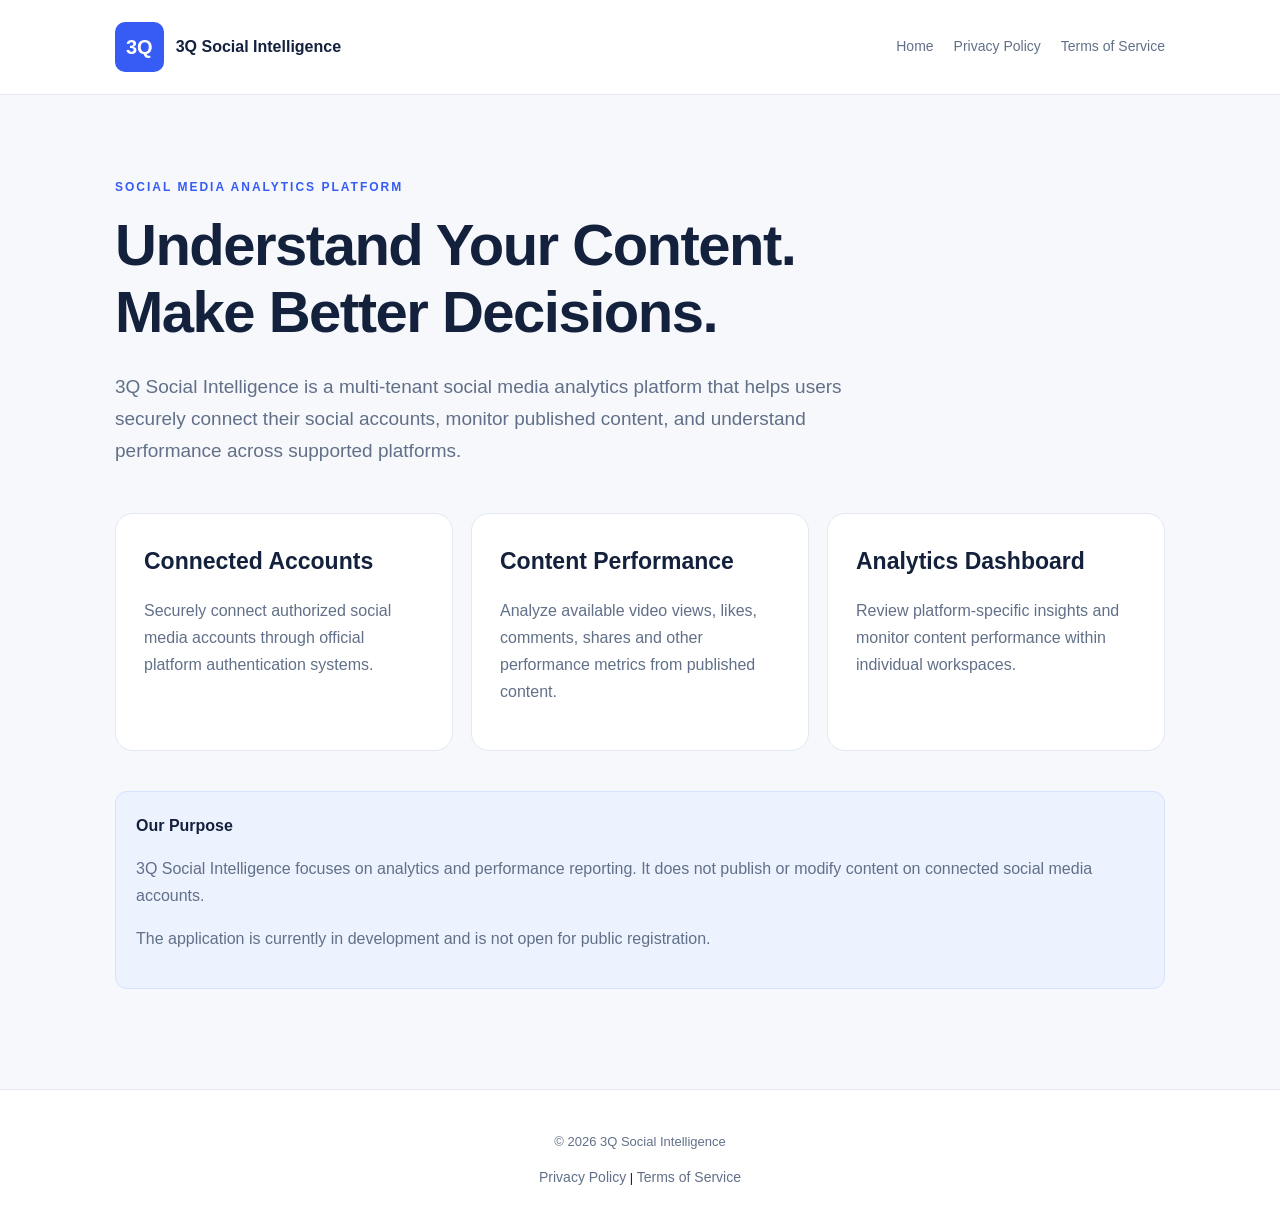
<file: index.html>
<!DOCTYPE html>
<html lang="en">
<head>
  <meta charset="UTF-8">
  <meta name="viewport"
        content="width=device-width, initial-scale=1.0">
  <title>3Q Social Intelligence | Social Media Analytics</title>
  <meta name="description"
        content="3Q Social Intelligence is a multi-platform
        social media analytics application.">
  <link rel="stylesheet" href="style.css">
</head>

<body>
<header>
  <div class="container navbar">
    <a href="index.html" class="logo">
      <span class="logo-symbol">3Q</span>
      <span>3Q Social Intelligence</span>
    </a>

    <nav>
      <a href="index.html">Home</a>
      <a href="privacy.html">Privacy Policy</a>
      <a href="terms.html">Terms of Service</a>
    </nav>
  </div>
</header>

<main>
  <div class="container">
    <p class="eyebrow">Social Media Analytics Platform</p>

    <h1>Understand Your Content.<br>
        Make Better Decisions.</h1>

    <p class="hero-description">
      3Q Social Intelligence is a multi-tenant
      social media analytics platform that helps
      users securely connect their social accounts,
      monitor published content, and understand
      performance across supported platforms.
    </p>

    <div class="grid">
      <div class="card">
        <h2>Connected Accounts</h2>
        <p>
          Securely connect authorized social media
          accounts through official platform
          authentication systems.
        </p>
      </div>

      <div class="card">
        <h2>Content Performance</h2>
        <p>
          Analyze available video views, likes,
          comments, shares and other performance
          metrics from published content.
        </p>
      </div>

      <div class="card">
        <h2>Analytics Dashboard</h2>
        <p>
          Review platform-specific insights and
          monitor content performance within
          individual workspaces.
        </p>
      </div>
    </div>

    <div class="notice">
      <strong>Our Purpose</strong>
      <p>
        3Q Social Intelligence focuses on analytics
        and performance reporting. It does not
        publish or modify content on connected
        social media accounts.
      </p>
      <p>
        The application is currently in development
        and is not open for public registration.
      </p>
    </div>
  </div>
</main>

<footer>
  <div class="container">
    <p>© 2026 3Q Social Intelligence</p>
    <a href="privacy.html">Privacy Policy</a> |
    <a href="terms.html">Terms of Service</a>
  </div>
</footer>
</body>
</html>
</file>
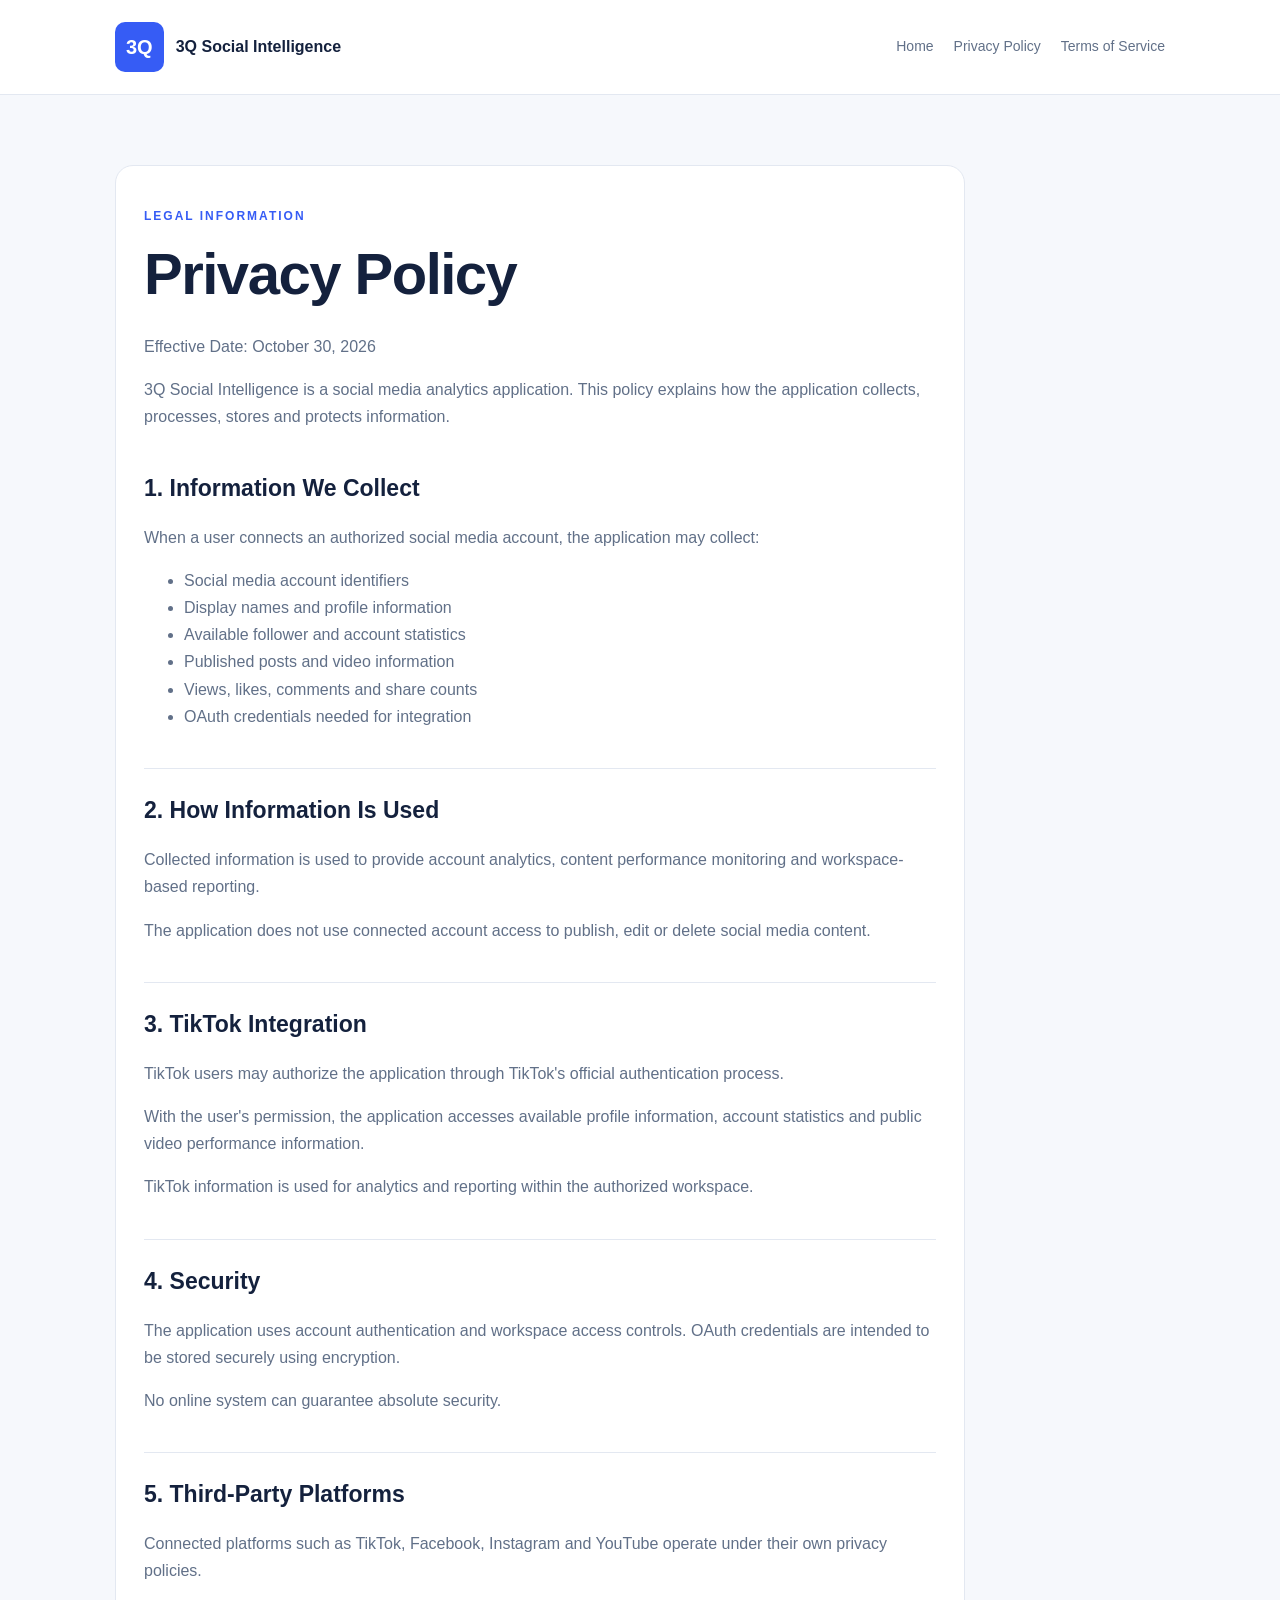
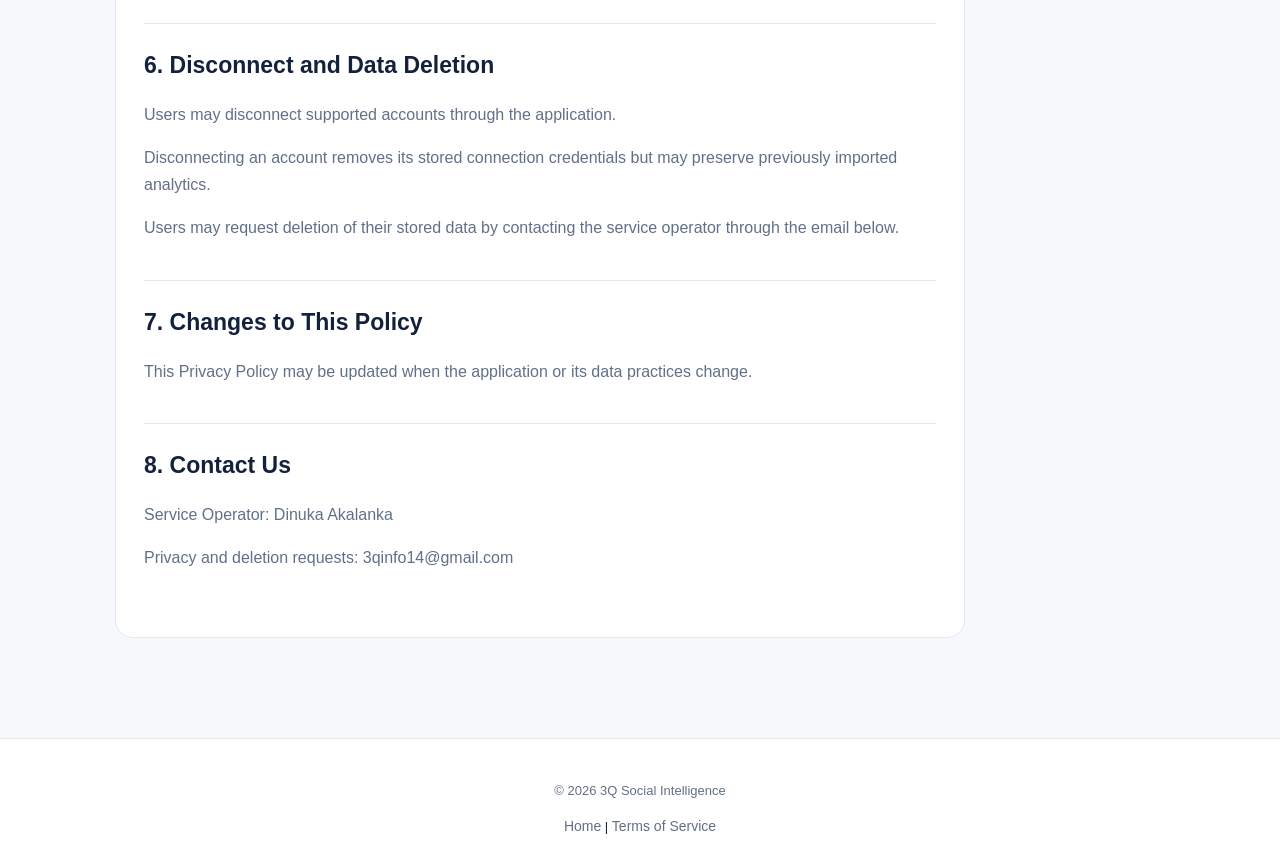
<file: privacy.html>
<!DOCTYPE html>
<html lang="en">
<head>
  <meta charset="UTF-8">
  <meta name="viewport"
        content="width=device-width, initial-scale=1">
  <title>Privacy Policy | 3Q Social Intelligence</title>
  <link rel="stylesheet" href="style.css">
</head>
<body>

<header>
  <div class="container navbar">
    <a href="index.html" class="logo">
      <span class="logo-symbol">3Q</span>
      <span>3Q Social Intelligence</span>
    </a>
    <nav>
      <a href="index.html">Home</a>
      <a href="privacy.html">Privacy Policy</a>
      <a href="terms.html">Terms of Service</a>
    </nav>
  </div>
</header>

<main>
<div class="container">
<div class="legal">

<p class="eyebrow">Legal Information</p>
<h1>Privacy Policy</h1>
<p>Effective Date: October 30, 2026</p>

<p>
  3Q Social Intelligence is a social media
  analytics application. This policy explains
  how the application collects, processes,
  stores and protects information.
</p>

<section>
  <h2>1. Information We Collect</h2>
  <p>
    When a user connects an authorized social
    media account, the application may collect:
  </p>
  <ul>
    <li>Social media account identifiers</li>
    <li>Display names and profile information</li>
    <li>Available follower and account statistics</li>
    <li>Published posts and video information</li>
    <li>Views, likes, comments and share counts</li>
    <li>OAuth credentials needed for integration</li>
  </ul>
</section>

<section>
  <h2>2. How Information Is Used</h2>
  <p>
    Collected information is used to provide
    account analytics, content performance
    monitoring and workspace-based reporting.
  </p>
  <p>
    The application does not use connected
    account access to publish, edit or delete
    social media content.
  </p>
</section>

<section>
  <h2>3. TikTok Integration</h2>
  <p>
    TikTok users may authorize the application
    through TikTok's official authentication
    process.
  </p>
  <p>
    With the user's permission, the application
    accesses available profile information,
    account statistics and public video
    performance information.
  </p>
  <p>
    TikTok information is used for analytics
    and reporting within the authorized workspace.
  </p>
</section>

<section>
  <h2>4. Security</h2>
  <p>
    The application uses account authentication
    and workspace access controls. OAuth
    credentials are intended to be stored
    securely using encryption.
  </p>
  <p>
    No online system can guarantee absolute
    security.
  </p>
</section>

<section>
  <h2>5. Third-Party Platforms</h2>
  <p>
    Connected platforms such as TikTok,
    Facebook, Instagram and YouTube
    operate under their own privacy policies.
  </p>
</section>

<section>
  <h2>6. Disconnect and Data Deletion</h2>
  <p>
    Users may disconnect supported accounts
    through the application.
  </p>
  <p>
    Disconnecting an account removes its
    stored connection credentials but may
    preserve previously imported analytics.
  </p>
  <p>
    Users may request deletion of their
    stored data by contacting the service
    operator through the email below.
  </p>
</section>

<section>
  <h2>7. Changes to This Policy</h2>
  <p>
    This Privacy Policy may be updated
    when the application or its data
    practices change.
  </p>
</section>

<section>
  <h2>8. Contact Us</h2>
  <p>
    Service Operator: Dinuka Akalanka
  </p>
  <p>
    Privacy and deletion requests:
    3qinfo14@gmail.com
  </p>
</section>

</div>
</div>
</main>

<footer>
  <div class="container">
    <p>© 2026 3Q Social Intelligence</p>
    <a href="index.html">Home</a> |
    <a href="terms.html">Terms of Service</a>
  </div>
</footer>

</body>
</html>
</file>
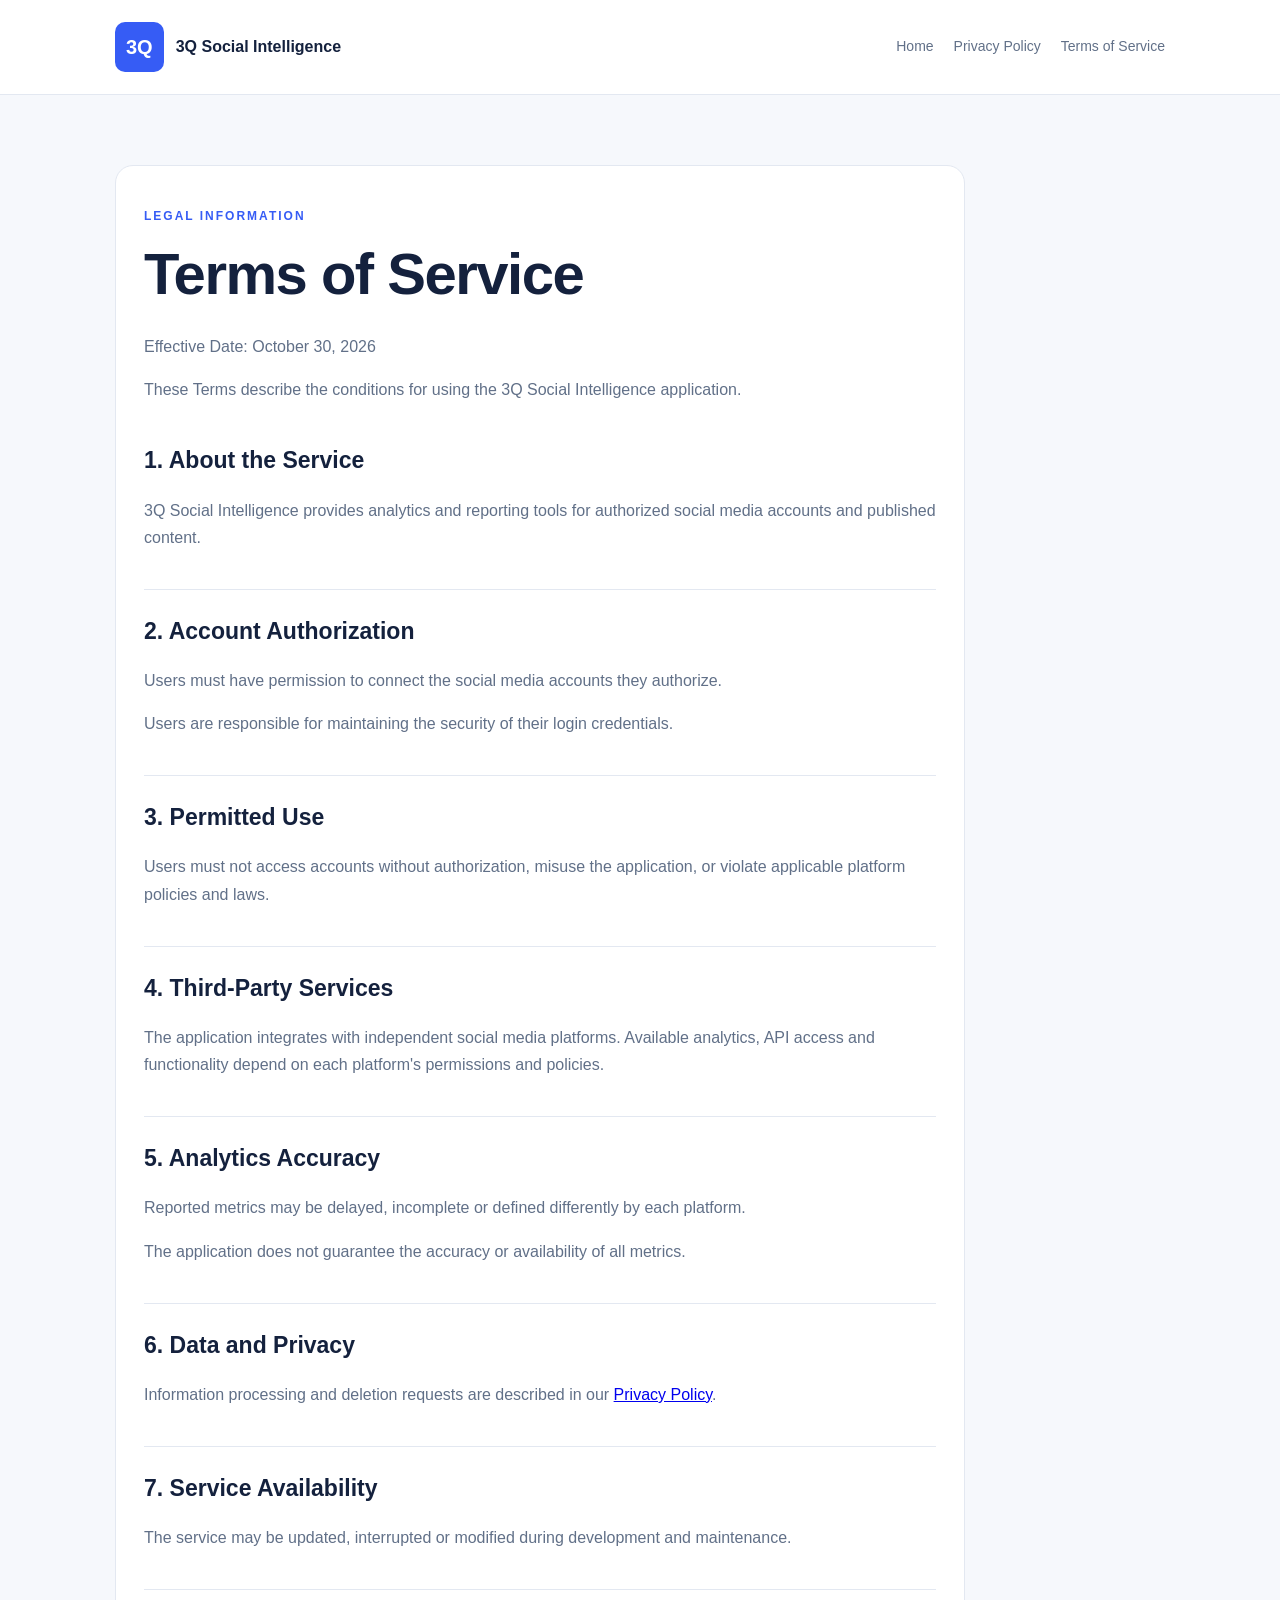
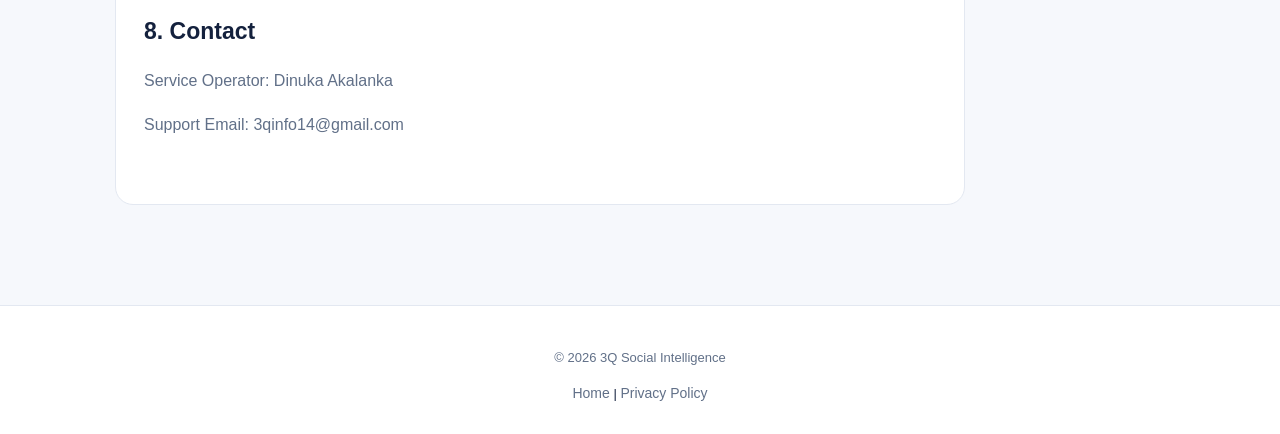
<file: terms.html>
<!DOCTYPE html>
<html lang="en">
<head>
  <meta charset="UTF-8">
  <meta name="viewport"
        content="width=device-width, initial-scale=1">
  <title>Terms of Service | 3Q Social Intelligence</title>
  <link rel="stylesheet" href="style.css">
</head>
<body>

<header>
  <div class="container navbar">
    <a href="index.html" class="logo">
      <span class="logo-symbol">3Q</span>
      <span>3Q Social Intelligence</span>
    </a>
    <nav>
      <a href="index.html">Home</a>
      <a href="privacy.html">Privacy Policy</a>
      <a href="terms.html">Terms of Service</a>
    </nav>
  </div>
</header>

<main>
<div class="container">
<div class="legal">

<p class="eyebrow">Legal Information</p>
<h1>Terms of Service</h1>
<p>Effective Date: October 30, 2026</p>

<p>
  These Terms describe the conditions for using
  the 3Q Social Intelligence application.
</p>

<section>
  <h2>1. About the Service</h2>
  <p>
    3Q Social Intelligence provides analytics
    and reporting tools for authorized social
    media accounts and published content.
  </p>
</section>

<section>
  <h2>2. Account Authorization</h2>
  <p>
    Users must have permission to connect
    the social media accounts they authorize.
  </p>
  <p>
    Users are responsible for maintaining
    the security of their login credentials.
  </p>
</section>

<section>
  <h2>3. Permitted Use</h2>
  <p>
    Users must not access accounts without
    authorization, misuse the application,
    or violate applicable platform policies
    and laws.
  </p>
</section>

<section>
  <h2>4. Third-Party Services</h2>
  <p>
    The application integrates with independent
    social media platforms. Available analytics,
    API access and functionality depend on
    each platform's permissions and policies.
  </p>
</section>

<section>
  <h2>5. Analytics Accuracy</h2>
  <p>
    Reported metrics may be delayed, incomplete
    or defined differently by each platform.
  </p>
  <p>
    The application does not guarantee the
    accuracy or availability of all metrics.
  </p>
</section>

<section>
  <h2>6. Data and Privacy</h2>
  <p>
    Information processing and deletion
    requests are described in our
    <a href="privacy.html">Privacy Policy</a>.
  </p>
</section>

<section>
  <h2>7. Service Availability</h2>
  <p>
    The service may be updated, interrupted
    or modified during development and
    maintenance.
  </p>
</section>

<section>
  <h2>8. Contact</h2>
  <p>
    Service Operator: Dinuka Akalanka
  </p>
  <p>
    Support Email: 3qinfo14@gmail.com
  </p>
</section>

</div>
</div>
</main>

<footer>
  <div class="container">
    <p>© 2026 3Q Social Intelligence</p>
    <a href="index.html">Home</a> |
    <a href="privacy.html">Privacy Policy</a>
  </div>
</footer>

</body>
</html>
</file>
<file: style.css>
:root {
  --blue: #365cf5;
  --navy: #14213d;
  --muted: #617088;
  --bg: #f6f8fc;
  --border: #e3e8f1;
}

* {
  box-sizing: border-box;
}

body {
  margin: 0;
  font-family: Arial, Helvetica, sans-serif;
  color: var(--navy);
  background: var(--bg);
  line-height: 1.7;
}

header {
  background: #fff;
  border-bottom: 1px solid var(--border);
}

.container {
  width: min(100% - 40px, 1050px);
  margin: auto;
}

.navbar {
  display: flex;
  align-items: center;
  justify-content: space-between;
  gap: 20px;
  padding: 22px 0;
}

.logo {
  display: flex;
  align-items: center;
  gap: 12px;
  color: var(--navy);
  text-decoration: none;
  font-weight: bold;
}

.logo-symbol {
  background: var(--blue);
  color: white;
  padding: 8px 11px;
  border-radius: 10px;
  font-size: 20px;
}

nav {
  display: flex;
  flex-wrap: wrap;
  gap: 20px;
}

nav a, footer a {
  color: var(--muted);
  text-decoration: none;
  font-size: 14px;
}

nav a:hover, footer a:hover {
  color: var(--blue);
}

main {
  padding: 70px 0 100px;
}

.eyebrow {
  color: var(--blue);
  text-transform: uppercase;
  letter-spacing: 2px;
  font-weight: bold;
  font-size: 12px;
}

h1 {
  font-size: clamp(36px, 5vw, 58px);
  line-height: 1.15;
  letter-spacing: -1.5px;
  margin: 15px 0 25px;
}

h2 {
  font-size: 23px;
  margin: 0 0 12px;
}

p, li {
  color: var(--muted);
}

.hero-description {
  max-width: 740px;
  font-size: 19px;
}

.grid {
  display: grid;
  grid-template-columns: repeat(3, 1fr);
  gap: 18px;
  margin-top: 45px;
}

.card, .legal {
  background: white;
  border: 1px solid var(--border);
  border-radius: 18px;
  padding: 28px;
}

.legal {
  max-width: 850px;
}

.legal section {
  padding: 22px 0;
  border-bottom: 1px solid var(--border);
}

.legal section:last-child {
  border: none;
}

.legal h2 {
  margin-top: 0;
}

.notice {
  background: #edf2ff;
  border: 1px solid #d7e2ff;
  border-radius: 12px;
  padding: 20px;
  margin-top: 40px;
}

footer {
  background: white;
  border-top: 1px solid var(--border);
  padding: 28px 0;
  text-align: center;
  font-size: 13px;
}

@media (max-width: 700px) {
  .navbar {
    align-items: flex-start;
    flex-direction: column;
  }

  .grid {
    grid-template-columns: 1fr;
  }

  main {
    padding: 45px 0 70px;
  }

  .legal {
    padding: 20px;
  }
}
</file>
